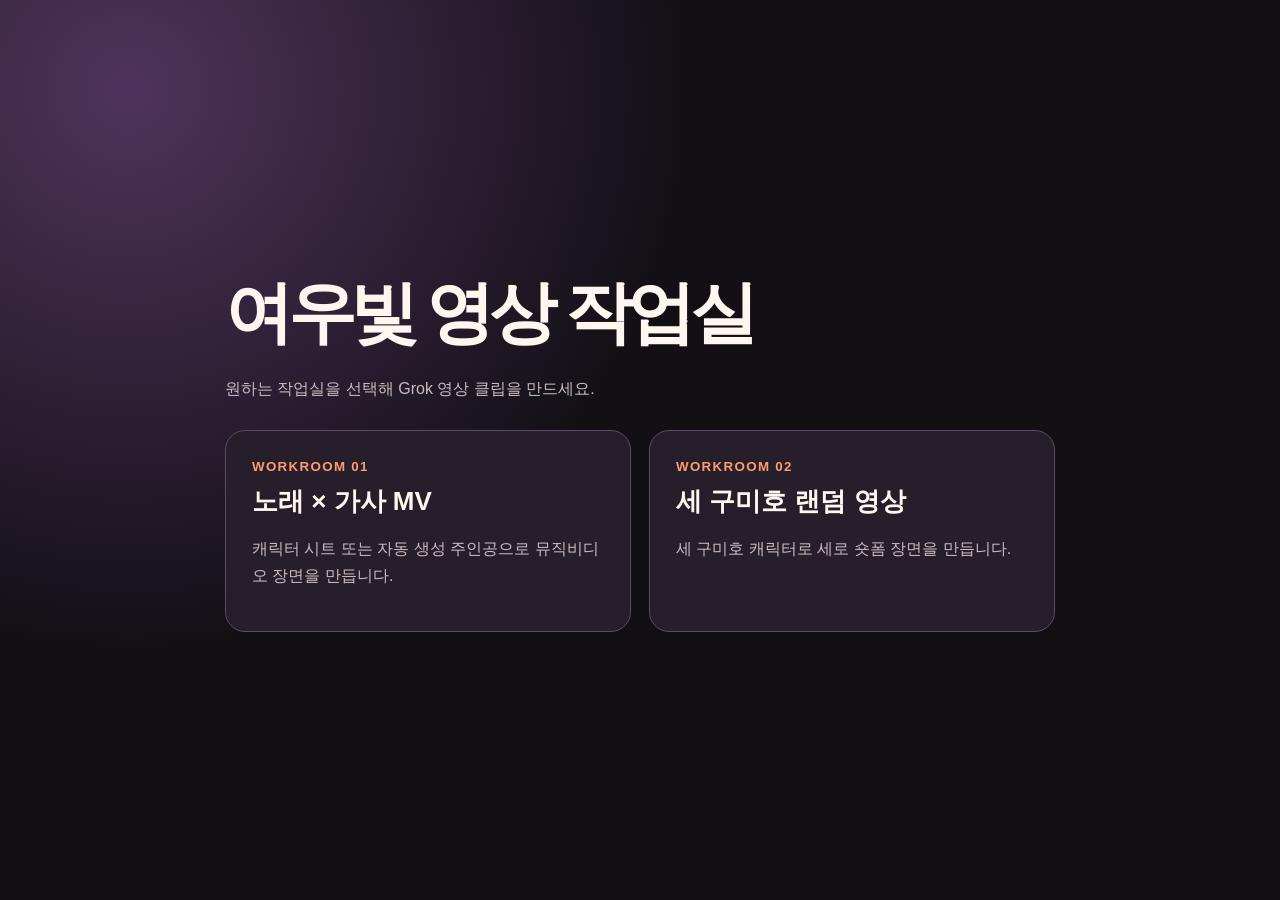
<file: index.html>
<!doctype html><html lang="ko"><meta charset="utf-8"><meta name="viewport" content="width=device-width,initial-scale=1"><title>여우빛 영상 작업실</title><style>body{margin:0;min-height:100vh;display:grid;place-items:center;background:radial-gradient(circle at 10% 10%,#50335c,transparent 35rem),#121015;color:#fff6ef;font-family:"Malgun Gothic",sans-serif}main{max-width:830px;padding:28px}h1{font-size:clamp(36px,7vw,68px);letter-spacing:-.08em;margin:0}p{color:#cbbbc0;line-height:1.7}.rooms{display:grid;grid-template-columns:1fr 1fr;gap:18px;margin-top:28px}.room{display:block;text-decoration:none;color:inherit;padding:26px;border:1px solid #5c4b63;border-radius:20px;background:#261e2b}.room:hover{border-color:#ff9b73;transform:translateY(-3px)}small{color:#ff9b73;font-weight:bold;letter-spacing:.1em}h2{font-size:26px;margin:9px 0}@media(max-width:620px){.rooms{grid-template-columns:1fr}}</style><main><h1>여우빛 영상 작업실</h1><p>원하는 작업실을 선택해 Grok 영상 클립을 만드세요.</p><section class="rooms"><a class="room" href="./mv/"><small>WORKROOM 01</small><h2>노래 × 가사 MV</h2><p>캐릭터 시트 또는 자동 생성 주인공으로 뮤직비디오 장면을 만듭니다.</p></a><a class="room" href="./fox/"><small>WORKROOM 02</small><h2>세 구미호 랜덤 영상</h2><p>세 구미호 캐릭터로 세로 숏폼 장면을 만듭니다.</p></a></section></main>
</file>
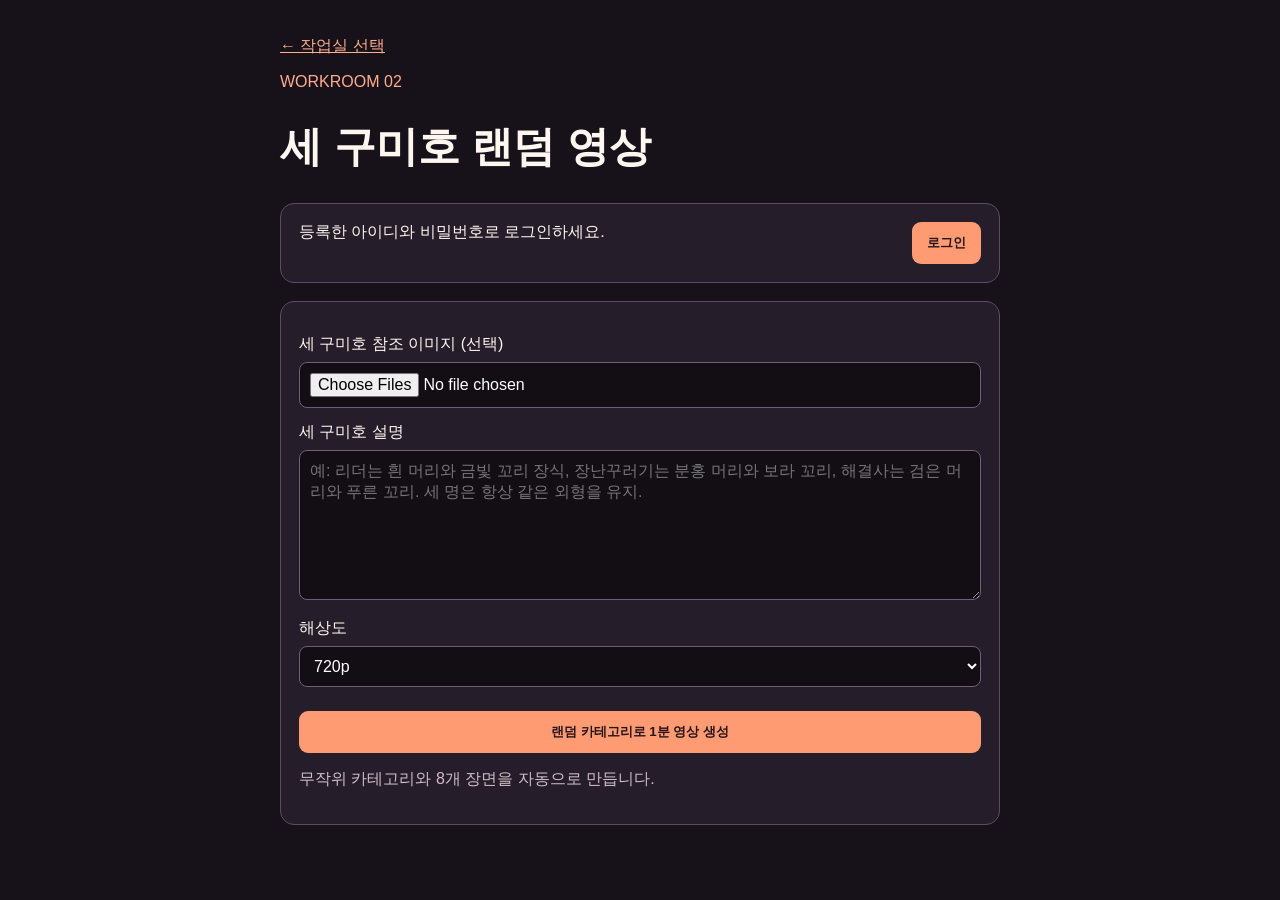
<file: fox/index.html>
<!doctype html><html lang="ko"><meta charset="utf-8"><meta name="viewport" content="width=device-width,initial-scale=1"><title>세 구미호 작업실</title><link rel="stylesheet" href="../workroom.css"><body><main><a href="../">← 작업실 선택</a><p>WORKROOM 02</p><h1>세 구미호 랜덤 영상</h1><div class="bar"><span class="auth">등록한 아이디와 비밀번호로 로그인하세요.</span><button class="login">로그인</button></div><section class="studio" data-room="fox"><label>세 구미호 참조 이미지 (선택)<input class="references" type="file" accept="image/*" multiple></label><label>세 구미호 설명<textarea class="characterDescription" placeholder="예: 리더는 흰 머리와 금빛 꼬리 장식, 장난꾸러기는 분홍 머리와 보라 꼬리, 해결사는 검은 머리와 푸른 꼬리. 세 명은 항상 같은 외형을 유지."></textarea></label><label>해상도<select class="resolution"><option>720p</option><option>480p</option><option>1080p</option></select></label><button class="generate">랜덤 카테고리로 1분 영상 생성</button><div class="status">무작위 카테고리와 8개 장면을 자동으로 만듭니다.</div><div class="preview"></div></section></main><script type="module" src="../workroom.js"></script>
</file>
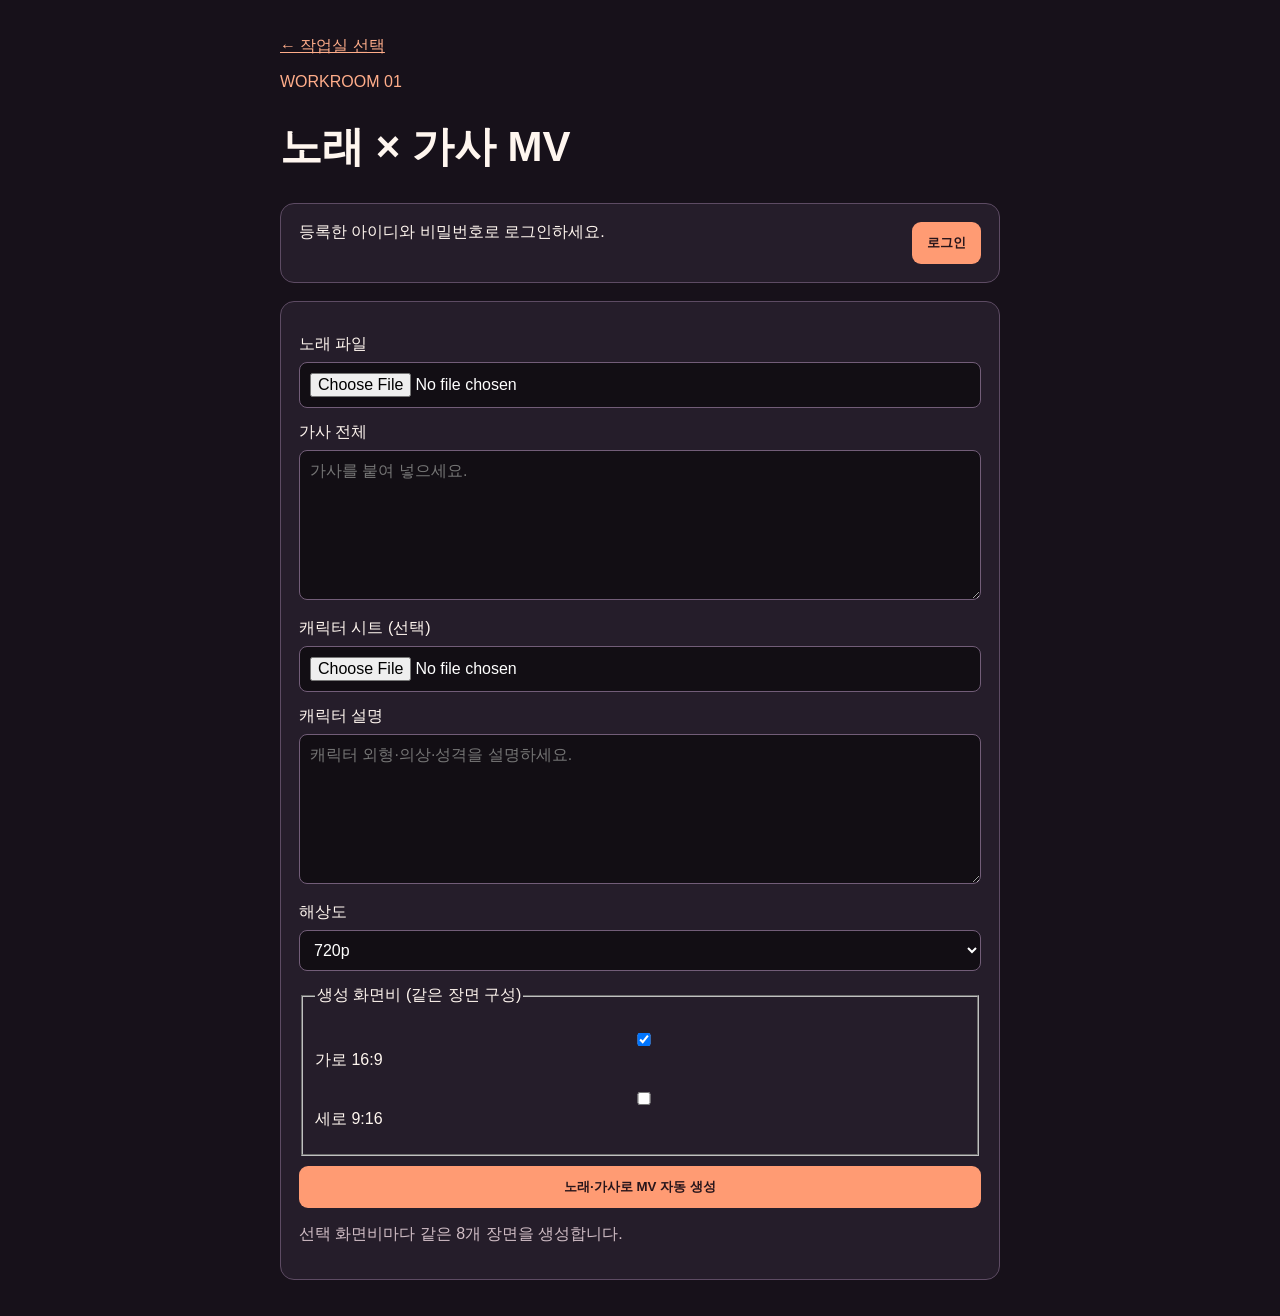
<file: mv/index.html>
<!doctype html><html lang="ko"><meta charset="utf-8"><meta name="viewport" content="width=device-width,initial-scale=1"><title>MV 작업실</title><link rel="stylesheet" href="../workroom.css"><body><main><a href="../">← 작업실 선택</a><p>WORKROOM 01</p><h1>노래 × 가사 MV</h1><div class="bar"><span class="auth">등록한 아이디와 비밀번호로 로그인하세요.</span><button class="login">로그인</button></div><section class="studio" data-room="mv"><label>노래 파일<input class="song" type="file" accept="audio/*"></label><label>가사 전체<textarea class="lyrics" placeholder="가사를 붙여 넣으세요."></textarea></label><label>캐릭터 시트 (선택)<input class="image" type="file" accept="image/*"></label><label>캐릭터 설명<textarea class="characterDescription" placeholder="캐릭터 외형·의상·성격을 설명하세요."></textarea></label><label>해상도<select class="resolution"><option>720p</option><option>480p</option><option>1080p</option></select></label><fieldset><legend>생성 화면비 (같은 장면 구성)</legend><label><input class="ratio16" type="checkbox" checked> 가로 16:9</label><label><input class="ratio9" type="checkbox"> 세로 9:16</label></fieldset><button class="generate">노래·가사로 MV 자동 생성</button><div class="status">선택 화면비마다 같은 8개 장면을 생성합니다.</div><div class="preview"></div></section></main><script type="module" src="../workroom.js"></script>
</file>
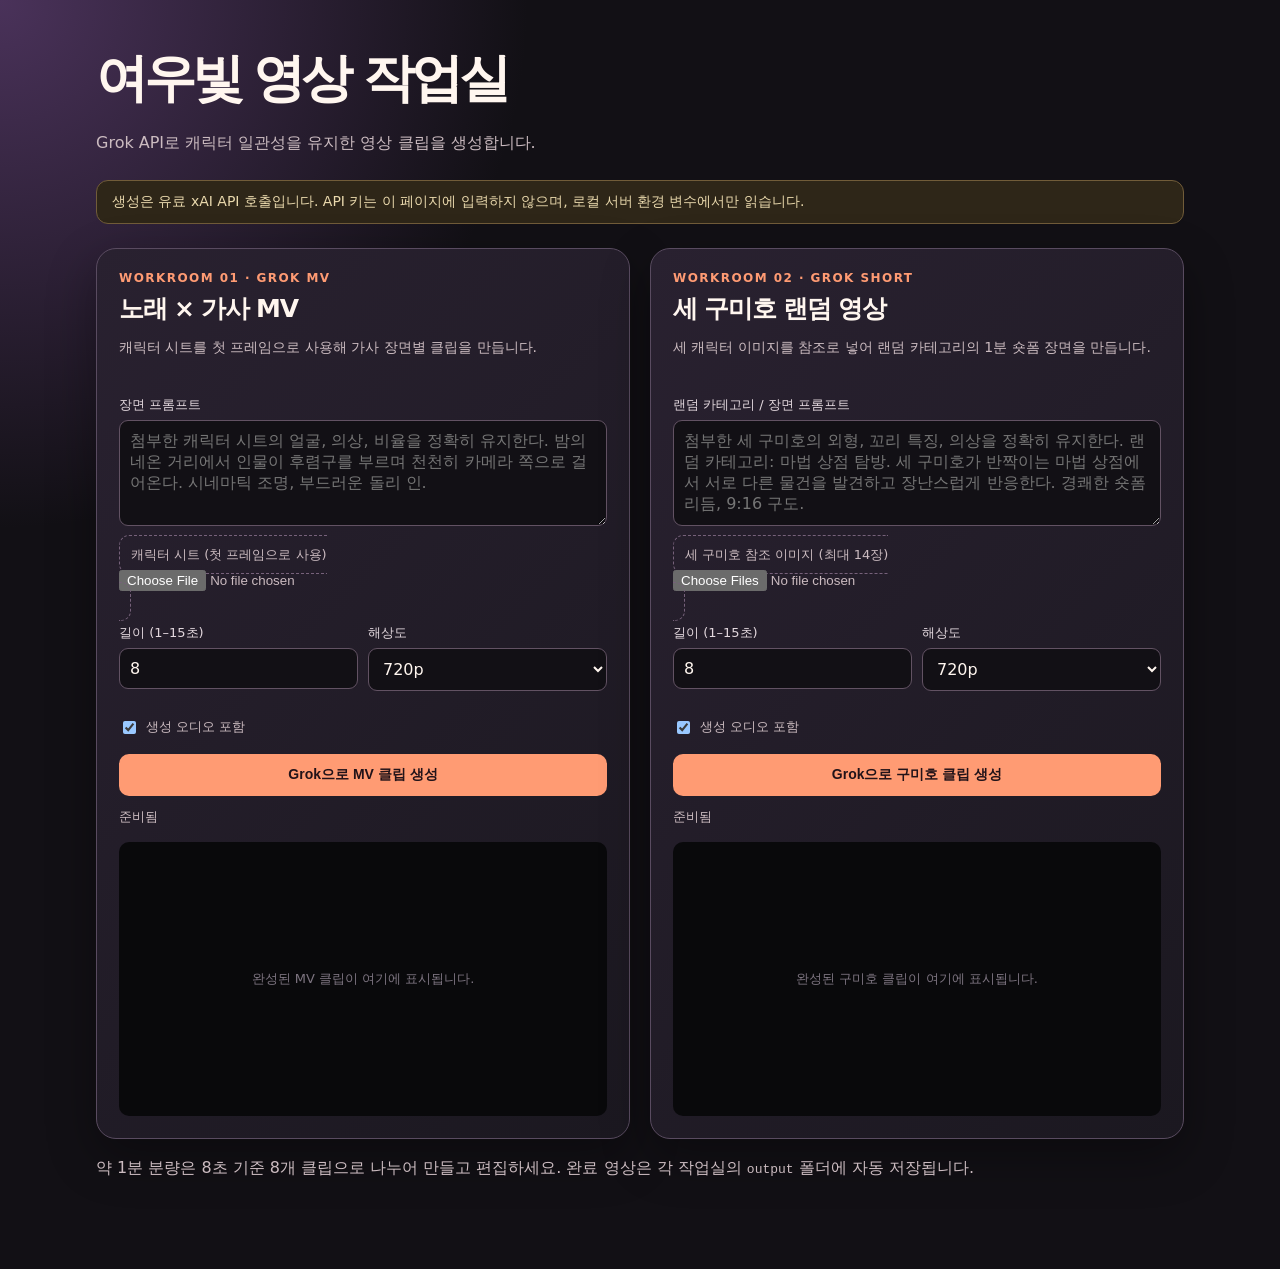
<file: 작업실_미리보기/index.html>
<!doctype html><html lang="ko"><head><meta charset="utf-8"><meta name="viewport" content="width=device-width,initial-scale=1"><title>여우빛 · Grok API 작업실</title><style>
:root{color-scheme:dark;--ink:#fff6ef;--muted:#cbbbc0;--panel:#241d2a;--line:#594b60;--accent:#ff9b73;--ok:#8cddb1}*{box-sizing:border-box}body{margin:0;background:radial-gradient(circle at 0 0,#4a325a,transparent 33rem),#121015;color:var(--ink);font-family:"Malgun Gothic",system-ui,sans-serif}main{max-width:1120px;margin:auto;padding:44px 16px 72px}h1{font-size:clamp(30px,5vw,52px);letter-spacing:-.08em;margin:0 0 8px}header p,.hint{color:var(--muted);line-height:1.6}.notice{margin:24px 0;border:1px solid #715c39;border-radius:12px;padding:12px 15px;background:#2e2618;color:#ead9ad;font-size:14px}.grid{display:grid;grid-template-columns:repeat(2,minmax(0,1fr));gap:20px}.room{background:linear-gradient(135deg,#292130,#1b1820);border:1px solid var(--line);border-radius:20px;padding:22px;box-shadow:0 18px 50px #0005}.tag{font-size:12px;font-weight:bold;color:var(--accent);letter-spacing:.12em}h2{margin:7px 0;font-size:25px;letter-spacing:-.05em}.room>p{min-height:43px;color:var(--muted);font-size:14px}.field{display:block;margin:14px 0}.field span{display:block;font-size:13px;margin-bottom:6px;color:#e3d8de}textarea,select,input[type=number]{width:100%;background:#121015;color:var(--ink);border:1px solid #625263;border-radius:9px;padding:10px;font:inherit}textarea{min-height:106px;resize:vertical}.refs{border:1px dashed #76617a;border-radius:10px;padding:11px;font-size:13px;color:var(--muted)}.refs input{display:block;width:100%;margin-top:6px}.options{display:grid;grid-template-columns:1fr 1fr;gap:10px}.check{font-size:13px;color:var(--muted);display:flex;gap:7px;align-items:center;margin-top:13px}button{border:0;border-radius:10px;padding:12px 14px;background:var(--accent);color:#221319;font-weight:800;font-size:14px;cursor:pointer;width:100%;margin-top:17px}button:disabled{opacity:.5;cursor:wait}.status{min-height:20px;margin:12px 0 0;color:var(--muted);font-size:13px}.status.done{color:var(--ok)}.preview{margin-top:14px;aspect-ratio:16/9;display:grid;place-items:center;background:#09090b;border-radius:10px;overflow:hidden;color:#7d7480;font-size:13px}.preview video{width:100%;height:100%;object-fit:contain}@media(max-width:720px){.grid{grid-template-columns:1fr}}
</style></head><body><main><header><h1>여우빛 영상 작업실</h1><p>Grok API로 캐릭터 일관성을 유지한 영상 클립을 생성합니다.</p></header><div class="notice">생성은 유료 xAI API 호출입니다. API 키는 이 페이지에 입력하지 않으며, 로컬 서버 환경 변수에서만 읽습니다.</div><section class="grid"><article class="room" data-room="mv"><div class="tag">WORKROOM 01 · GROK MV</div><h2>노래 × 가사 MV</h2><p>캐릭터 시트를 첫 프레임으로 사용해 가사 장면별 클립을 만듭니다.</p><label class="field"><span>장면 프롬프트</span><textarea placeholder="첨부한 캐릭터 시트의 얼굴, 의상, 비율을 정확히 유지한다. 밤의 네온 거리에서 인물이 후렴구를 부르며 천천히 카메라 쪽으로 걸어온다. 시네마틱 조명, 부드러운 돌리 인."></textarea></label><label class="refs">캐릭터 시트 (첫 프레임으로 사용)<input class="image" type="file" accept="image/*"></label><div class="options"><label class="field"><span>길이 (1–15초)</span><input class="duration" type="number" min="1" max="15" value="8"></label><label class="field"><span>해상도</span><select class="resolution"><option value="720p">720p</option><option value="480p">480p</option><option value="1080p">1080p</option></select></label></div><label class="check"><input class="audio" type="checkbox" checked> 생성 오디오 포함</label><button>Grok으로 MV 클립 생성</button><div class="status">준비됨</div><div class="preview"><span>완성된 MV 클립이 여기에 표시됩니다.</span></div></article><article class="room" data-room="fox"><div class="tag">WORKROOM 02 · GROK SHORT</div><h2>세 구미호 랜덤 영상</h2><p>세 캐릭터 이미지를 참조로 넣어 랜덤 카테고리의 1분 숏폼 장면을 만듭니다.</p><label class="field"><span>랜덤 카테고리 / 장면 프롬프트</span><textarea placeholder="첨부한 세 구미호의 외형, 꼬리 특징, 의상을 정확히 유지한다. 랜덤 카테고리: 마법 상점 탐방. 세 구미호가 반짝이는 마법 상점에서 서로 다른 물건을 발견하고 장난스럽게 반응한다. 경쾌한 숏폼 리듬, 9:16 구도."></textarea></label><label class="refs">세 구미호 참조 이미지 (최대 14장)<input class="references" type="file" accept="image/*" multiple></label><div class="options"><label class="field"><span>길이 (1–15초)</span><input class="duration" type="number" min="1" max="15" value="8"></label><label class="field"><span>해상도</span><select class="resolution"><option value="720p">720p</option><option value="480p">480p</option><option value="1080p">1080p</option></select></label></div><label class="check"><input class="audio" type="checkbox" checked> 생성 오디오 포함</label><button>Grok으로 구미호 클립 생성</button><div class="status">준비됨</div><div class="preview"><span>완성된 구미호 클립이 여기에 표시됩니다.</span></div></article></section><p class="hint">약 1분 분량은 8초 기준 8개 클립으로 나누어 만들고 편집하세요. 완료 영상은 각 작업실의 <code>output</code> 폴더에 자동 저장됩니다.</p></main><script>
const asDataUrl=file=>new Promise((ok,no)=>{const r=new FileReader;r.onload=()=>ok(r.result);r.onerror=no;r.readAsDataURL(file)});
document.querySelectorAll('.room').forEach(room=>{const $=s=>room.querySelector(s),button=$('button'),status=$('.status'),preview=$('.preview');let timer;
button.onclick=async()=>{try{const prompt=$('textarea').value.trim();if(!prompt)throw new Error('장면 프롬프트를 입력하세요.');button.disabled=true;status.className='status';status.textContent='Grok에 생성 요청을 보내고 있습니다…';const imageFile=$('.image')?.files[0];const refFiles=[...($('.references')?.files||[])];const body={room:room.dataset.room,prompt,duration:+$('.duration').value,resolution:$('.resolution').value,audio:$('.audio').checked,aspectRatio:room.dataset.room==='fox'?'9:16':'16:9'};if(imageFile)body.image=await asDataUrl(imageFile);if(refFiles.length)body.referenceImages=await Promise.all(refFiles.slice(0,14).map(asDataUrl));const response=await fetch('/api/generate',{method:'POST',headers:{'Content-Type':'application/json'},body:JSON.stringify(body)});const job=await response.json();if(!response.ok)throw new Error(job.error||'생성 요청에 실패했습니다.');status.textContent='Grok이 영상을 만들고 있습니다…';timer=setInterval(async()=>{const r=await fetch('/api/jobs/'+job.id),latest=await r.json();if(latest.status==='done'){clearInterval(timer);status.className='status done';status.textContent='완료 · 작업실 output 폴더에도 보관했습니다.';preview.innerHTML='<video controls autoplay playsinline src="/videos/'+latest.room+'/'+latest.file+'"></video>';button.disabled=false}else if(latest.status==='failed'){clearInterval(timer);throw new Error(latest.error)}},3000)}catch(error){clearInterval(timer);status.textContent='오류: '+error.message;button.disabled=false}}});
</script></body></html>
</file>
<file: workroom.css>
body{margin:0;background:#17111a;color:#fff6ef;font-family:"Malgun Gothic",sans-serif}main{max-width:720px;margin:auto;padding:36px 16px}a,p{color:#ffad8a}h1{font-size:42px}.bar,.studio{margin-top:18px;padding:18px;border:1px solid #5d4b63;border-radius:14px;background:#251d2a}.bar{display:flex;justify-content:space-between;gap:12px}label{display:block;margin:14px 0}textarea,input,select{box-sizing:border-box;width:100%;margin-top:7px;padding:10px;background:#120e14;color:#fff;border:1px solid #725d78;border-radius:8px;font:inherit}textarea{min-height:150px}button{padding:12px 15px;border:0;border-radius:9px;background:#ff9b73;color:#27151b;font-weight:bold;cursor:pointer}.generate{width:100%;margin-top:10px}.status{margin:16px 0;color:#d0bdc5}.preview video{width:100%;margin-top:12px}.preview a{display:block;margin:5px 0}
</file>
